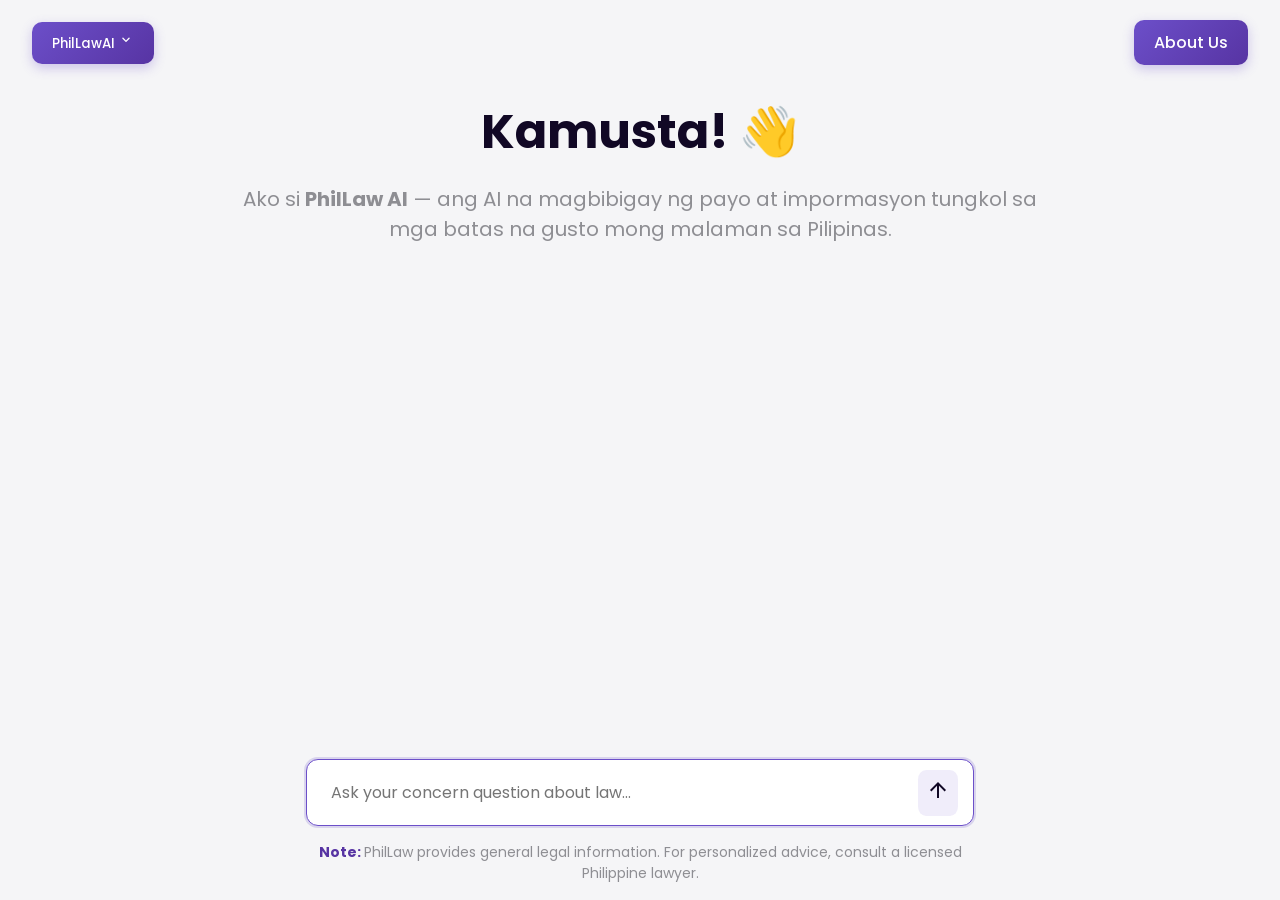
<file: index.html>
<!DOCTYPE html>
<html lang="en">

<head>
  <meta charset="UTF-8" />
  <meta name="viewport" content="width=device-width, initial-scale=1.0" />
  <title>PhilLaw - PH Legal AI Assistant</title>
  <link rel="stylesheet" href="style.css" />
  <link href="https://fonts.googleapis.com/css2?family=Poppins:wght@400;500;700&display=swap" rel="stylesheet" />
</head>

<body>
  <!-- Navigations -->
  <header class="top-nav">
    <div class="nav-left">
      <div class="dropdown" id="mainDropdown">
        <button class="dropdown-btn" onclick="toggleDropdown()">
          <span class="ai-name">PhilLaw<span class="ai-system">AI</span>
            <svg class="dropdown-icon" xmlns="http://www.w3.org/2000/svg" viewBox="0 -960 960 960">
              <path
                d="M480-361q-8 0-15-2.5t-13-8.5L268-556q-11-11-11-28t11-28q11-11 28-11t28 11l156 156 156-156q11-11 28-11t28 11q11 11 11 28t-11 28L508-372q-6 6-13 8.5t-15 2.5Z" />
            </svg>
        </button>
        <div class="dropdown-content" id="dropdownContent">
          <a class="dropdown-item" id="newChatBtn">
            <svg xmlns="http://www.w3.org/2000/svg" height="24" width="24" fill="#6c4fc9">
              <path
                d="M12 2C6.48 2 2 6.48 2 12s4.48 10 10 10 10-4.48 10-10S17.52 2 12 2zm5 11h-4v4h-2v-4H7v-2h4V7h2v4h4v2z" />
            </svg> New Question
          </a>
        </div>
      </div>
    </div>
    <a href="about.html" class="info-btn">About Us</a>
  </header>

  <!-- Main Chat Interface -->
  <main>
    <div class="chat-container">
      <div class="prompt-container"><h1 class="title" id="welcomeTitle">
Kamusta! 👋 </h1>
<p class="sub-title" id="welcomeSubtitle">
Ako si <strong>PhilLaw AI</strong> — ang AI na magbibigay ng payo at impormasyon tungkol sa mga batas na gusto mong malaman sa Pilipinas.
</p>

        <div class="chat-messages" id="chatMessages">
          <!-- MESSAGES will appear here -->
        </div>

        <form id="chatForm" class="input-form">
          <div class="input-container">
            <input type="text" id="userInput" class="user-input" placeholder="Ask your concern question about law..." />
            <button type="submit" class="submit-prompt-btn">
              <svg xmlns="http://www.w3.org/2000/svg" height="24px" viewBox="0 -960 960 960" width="24px"
                fill="#6c4fc9;">
                <path d="M440-160v-487L216-423l-56-57 320-320 320 320-56 57-224-224v487h-80Z" />
              </svg>
            </button>
          </div>
          <p class="disclaimer">
            <strong> Note: </strong> PhilLaw provides general legal information. For personalized advice, consult a
            licensed Philippine lawyer.
          </p>
        </form>
      </div>
    </div>
    <script type="module" src="askGemini.js"></script>
    <script>
      // Dropdown funtion
      function toggleDropdown() {
        const dropdown = document.getElementById("mainDropdown");
        dropdown.classList.toggle("active");
      }

      // Close dropdown when clicking outside
      document.addEventListener("click", (event) => {
        const dropdown = document.getElementById("mainDropdown");
        if (!dropdown.contains(event.target)) {
          dropdown.classList.remove("active");
        }
      });

    </script>
  </main>
</body>

</html>
</file>
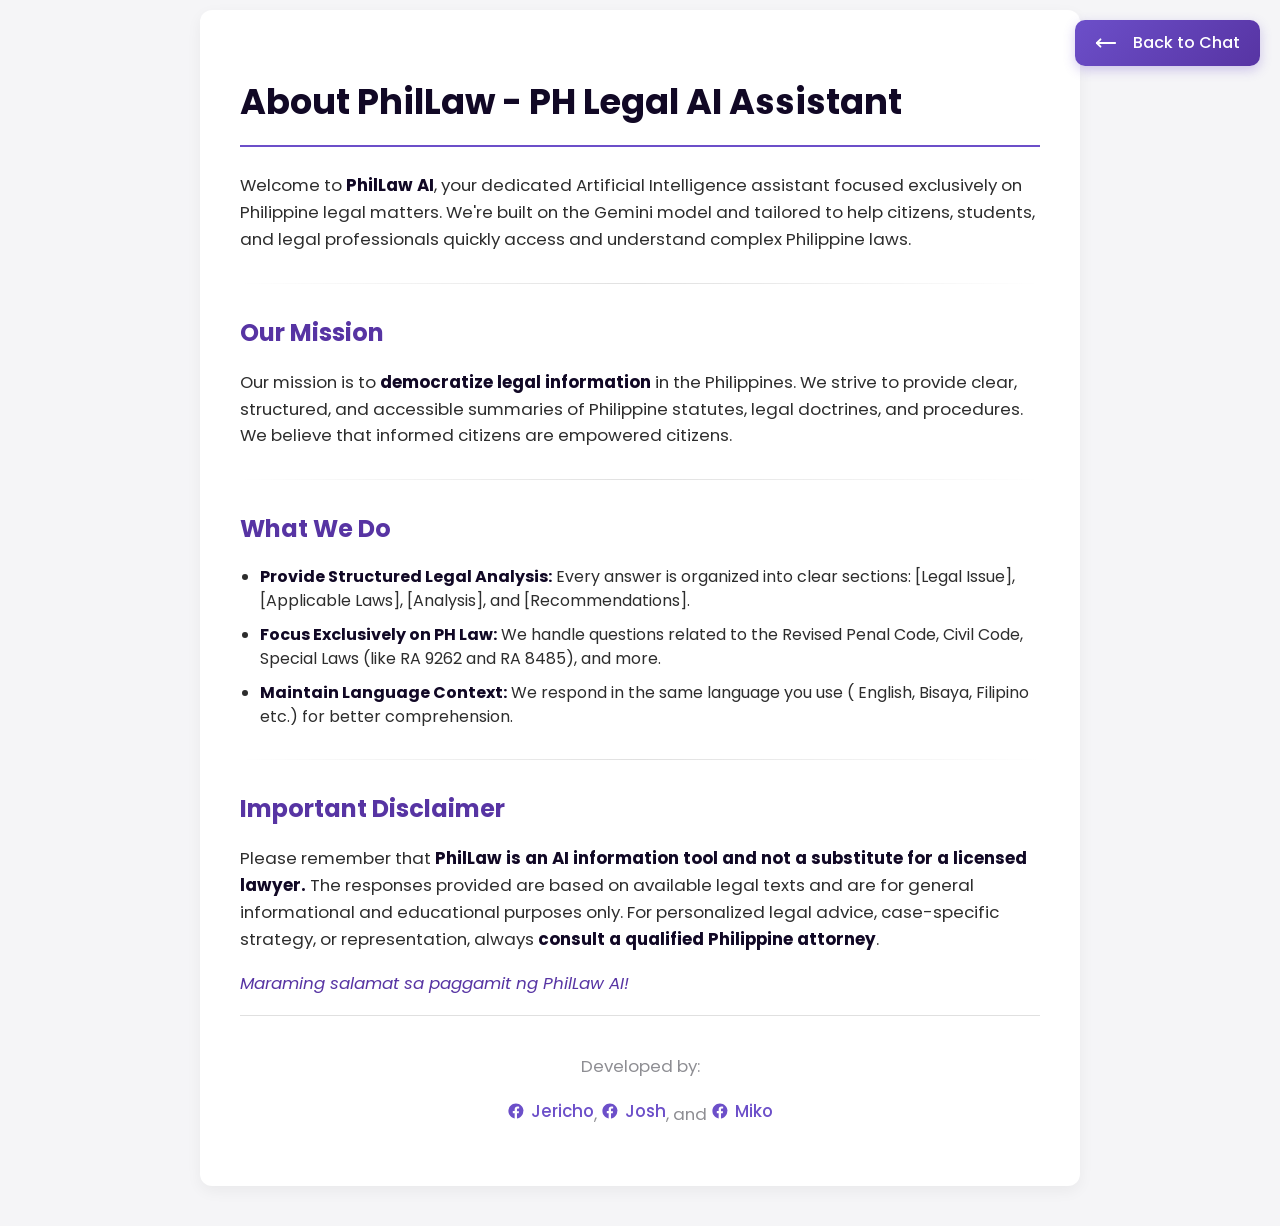
<file: about.html>
<!DOCTYPE html>
<html lang="en">

<head>
  <meta charset="UTF-8">
  <meta name="viewport" content="width=device-width, initial-scale=1.0">
  <title>About PhilLaw - PH Legal AI Assistant</title>
  <style>
    @import url('https://fonts.googleapis.com/css2?family=Poppins:wght@300;400;500;600;700&display=swap');

    :root {
      --primary-color: #110825;
      --secondary-color: #5734a3;
      --accent-color: #6c4fc9;
      --text-color: #2d2d2d;
      --light-gray: #f5f5f7;
      --medium-gray: #e0e0e0;
      --dark-gray: #8e8e93;
      --white: #ffffff;
    }

    body {
      font-family: 'Poppins', sans-serif;
      line-height: 1.6;
      margin: 0;
      padding: 0;
      background-color: var(--light-gray);
      color: var(--text-color);
    }

    /* Button Styling */
    .button {
      display: inline-flex;
      align-items: center;
      gap: 8px;
      padding: 10px 20px;
      background: linear-gradient(135deg, #6c4fc9, #5734a3);
      color: white;
      text-decoration: none;
      border-radius: 10px;
      font-weight: 500;
      transition: all 0.3s ease;
      position: fixed;
      top: 20px;
      right: 20px;
      box-shadow: 0 4px 12px rgba(108, 79, 201, 0.3);
    }

    .button:hover {
      background: linear-gradient(135deg, #5734a3, #4c2ea3);
      transform: translateY(-2px);
      box-shadow: 0 6px 14px rgba(108, 79, 201, 0.4);
    }

    .button svg {
      stroke: white;
      transition: transform 0.2s;
    }

    .button:hover svg {
      transform: translateX(-3px);
    }

    .container {
      max-width: 800px;
      margin: 10px auto 40px;
      background: var(--white);
      padding: 40px;
      border-radius: 12px;
      box-shadow: 0 5px 15px rgba(0, 0, 0, 0.05);
    }

    h1 {
      color: var(--primary-color);
      border-bottom: 2px solid var(--accent-color);
      padding-bottom: 15px;
      margin-bottom: 25px;
      font-size: 2.2rem;
    }

    h2 {
      color: var(--secondary-color);
      margin-top: 30px;
      margin-bottom: 15px;
      font-size: 1.5rem;
    }

    p {
      margin-bottom: 18px;
      font-size: 1.05rem;
    }

    ul {
      padding-left: 20px;
      margin-bottom: 20px;
    }

    li {
      margin-bottom: 10px;
      line-height: 1.5;
    }

    hr {
      border: 0;
      height: 1px;
      background: linear-gradient(to right, transparent, var(--medium-gray), transparent);
      margin: 30px 0;
    }

    strong {
      color: var(--primary-color);
    }

    em {
      color: var(--secondary-color);
      font-style: italic;
    }

    /* Developer Section */
    .developer-info {
      text-align: center;
      padding-top: 20px;
      border-top: 1px solid var(--medium-gray);
      font-size: 0.95rem;
      color: var(--dark-gray);
    }

    .developer-info a {
      color: var(--accent-color);
      text-decoration: none;
      font-weight: 500;
      display: inline-flex;
      align-items: center;
      gap: 6px;
      transition: color 0.2s;
    }

    .developer-info a:hover {
      color: var(--secondary-color);
      text-decoration: underline;
    }

    .facebook-icon {
      width: 18px;
      height: 18px;
      fill: var(--accent-color);
      transition: fill 0.2s;
    }

    .developer-info a:hover .facebook-icon {
      fill: var(--secondary-color);
    }

    @media (max-width: 768px) {
      .container {
        margin: 80px 20px 20px;
        padding: 25px;
      }

      h1 {
        font-size: 1.8rem;
      }

      .button {
        top: 10px;
        right: 10px;
        padding: 8px 16px;
      }
    }
  </style>
</head>

<body>
  <!-- Back to Chat Button -->
  <a class="button" href="index.html">
    <svg xmlns="http://www.w3.org/2000/svg" width="22" height="22" viewBox="0 0 24 24"
      fill="none" stroke="currentColor" stroke-width="2" stroke-linecap="round" stroke-linejoin="round"
      class="lucide lucide-move-left-icon" style="margin-right: 8px;">
      <path d="M6 8L2 12L6 16" />
      <path d="M2 12H22" />
    </svg>
    Back to Chat
  </a>

  <div class="container">
    <h1>About PhilLaw - PH Legal AI Assistant</h1>

    <p>Welcome to <strong>PhilLaw AI</strong>, your dedicated Artificial Intelligence assistant focused exclusively on
      Philippine legal matters. We're built on the Gemini model and tailored to help citizens, students, and legal
      professionals quickly access and understand complex Philippine laws.</p>

    <hr>

    <h2> Our Mission</h2>
    <p>Our mission is to <strong>democratize legal information</strong> in the Philippines. We strive to provide clear,
      structured, and accessible summaries of Philippine statutes, legal doctrines, and procedures. We believe that
      informed citizens are empowered citizens.</p>

    <hr>

    <h2>What We Do</h2>
    <ul>
      <li><strong>Provide Structured Legal Analysis:</strong> Every answer is organized into clear sections: [Legal
        Issue], [Applicable Laws], [Analysis], and [Recommendations].</li>
      <li><strong>Focus Exclusively on PH Law:</strong> We handle questions related to the Revised Penal Code, Civil
        Code, Special Laws (like RA 9262 and RA 8485), and more.</li>
      <li><strong>Maintain Language Context:</strong> We respond in the same language you use ( English, Bisaya,
        Filipino etc.) for better comprehension.</li>
    </ul>

    <hr>

    <h2> Important Disclaimer</h2>
    <p>Please remember that <strong>PhilLaw is an AI information tool and not a substitute for a licensed
        lawyer.</strong> The responses provided are based on available legal texts and are for general informational and
      educational purposes only. For personalized legal advice, case-specific strategy, or representation, always
      <strong>consult a qualified Philippine attorney</strong>.
    </p>

    <p><em>Maraming salamat sa paggamit ng PhilLaw AI!</em></p>

<div class="developer-info">
  <p>Developed by:</p>
  <p>
    <a href="https://www.facebook.com/condesa.jck" target="_blank">
      <svg class="facebook-icon" xmlns="http://www.w3.org/2000/svg" viewBox="0 0 24 24">
        <path d="M22 12.07C22 6.48 17.52 2 11.93 2S1.86 6.48 1.86 12.07c0 4.96 3.63 9.07 8.36 9.88v-7h-2.5v-2.88h2.5V9.93c0-2.48 1.48-3.85 3.75-3.85 1.09 0 2.23.2 2.23.2v2.44h-1.26c-1.25 0-1.63.78-1.63 1.58v1.9h2.78l-.44 2.88h-2.34v7c4.73-.81 8.36-4.92 8.36-9.88z"/>
      </svg>
      Jericho
    </a>, 
    <a href="https://www.facebook.com/JshAndrw21" target="_blank">
      <svg class="facebook-icon" xmlns="http://www.w3.org/2000/svg" viewBox="0 0 24 24">
        <path d="M22 12.07C22 6.48 17.52 2 11.93 2S1.86 6.48 1.86 12.07c0 4.96 3.63 9.07 8.36 9.88v-7h-2.5v-2.88h2.5V9.93c0-2.48 1.48-3.85 3.75-3.85 1.09 0 2.23.2 2.23.2v2.44h-1.26c-1.25 0-1.63.78-1.63 1.58v1.9h2.78l-.44 2.88h-2.34v7c4.73-.81 8.36-4.92 8.36-9.88z"/>
      </svg>
      Josh
    </a>, and 
    <a href="https://www.facebook.com/mikom0n" target="_blank">
      <svg class="facebook-icon" xmlns="http://www.w3.org/2000/svg" viewBox="0 0 24 24">
        <path d="M22 12.07C22 6.48 17.52 2 11.93 2S1.86 6.48 1.86 12.07c0 4.96 3.63 9.07 8.36 9.88v-7h-2.5v-2.88h2.5V9.93c0-2.48 1.48-3.85 3.75-3.85 1.09 0 2.23.2 2.23.2v2.44h-1.26c-1.25 0-1.63.78-1.63 1.58v1.9h2.78l-.44 2.88h-2.34v7c4.73-.81 8.36-4.92 8.36-9.88z"/>
      </svg>
      Miko
    </a>
  </p>
</div>

  </div>
</body>

</html>
</file>
<file: style.css>
@import url('https://fonts.googleapis.com/css2?family=Poppins:wght@400;500;700&display=swap');

:root {
  --primary-color: #110825;
  --secondary-color: #5734a3;
  --accent-color: #6c4fc9;
  --text-color: #2d2d2d;
  --light-gray: #f5f5f7;
  --medium-gray: #e0e0e0;
  --dark-gray: #8e8e93;
  --white: #ffffff;
  --error-color: #ff3b30;
}

* {
  margin: 0;
  padding: 0;
  box-sizing: border-box;
  font-family: 'Poppins', sans-serif;
}

body {
  background-color: var(--light-gray);
  color: var(--text-color);
  min-height: 100vh;
  display: flex;
  flex-direction: column;
  overflow-x: hidden;
}

/* ===========================
   Floating Header Buttons
=========================== */
.top-nav {
  position: fixed;
  top: 20px;
  left: 0;
  right: 0;
  display: flex;
  justify-content: space-between;
  align-items: center;
  padding: 0 2rem;
  background: none;
  box-shadow: none;
  z-index: 100;
}

/* Floating Dropdown Button (PhilLawAI) */
.dropdown {
  position: relative;
}

.dropdown-btn {
  display: inline-flex;
  align-items: center;
  gap: 8px;
  padding: 10px 20px;
  background: linear-gradient(135deg, #6c4fc9, #5734a3);
  color: white;
  border: none;
  border-radius: 10px;
  font-weight: 500;
  box-shadow: 0 4px 12px rgba(108, 79, 201, 0.3);
  cursor: pointer;
  transition: all 0.3s ease;
}

.dropdown-btn:hover {
  transform: translateY(-2px);
  box-shadow: 0 6px 16px rgba(108, 79, 201, 0.4);
}

.dropdown-icon {
  width: 16px;
  height: 16px;
  fill: white;
  transition: transform 0.3s ease;
}

.dropdown.active .dropdown-icon {
  transform: rotate(180deg);
}

/* Dropdown Menu */
.dropdown-content {
  display: none;
  position: absolute;
  background-color: #fff;
  min-width: 180px;
  box-shadow: 0px 4px 12px rgba(0, 0, 0, 0.15);
  border-radius: 10px;
  overflow: hidden;
  top: 50px;
  left: 0;
  animation: fadeIn 0.3s ease;
}

.dropdown.active .dropdown-content {
  display: block;
}

.dropdown-item {
  display: flex;
  align-items: center;
  gap: 10px;
  padding: 10px 15px;
  color: #333;
  text-decoration: none;
  transition: background 0.2s;
  cursor: pointer;
}

.dropdown-item:hover {
  background-color: #f0edff;
}

/* About Button (Right Side Floating) */
.info-btn {
  display: inline-flex;
  align-items: center;
  gap: 8px;
  padding: 10px 20px;
  background: linear-gradient(135deg, #6c4fc9, #5734a3);
  color: white;
  text-decoration: none;
  border-radius: 10px;
  font-weight: 500;
  box-shadow: 0 4px 12px rgba(108, 79, 201, 0.3);
  transition: all 0.3s ease;
}

.info-btn:hover {
  transform: translateY(-2px);
  box-shadow: 0 6px 16px rgba(108, 79, 201, 0.4);
}

/* ===========================
   Main Chat Interface
=========================== */
main {
  flex: 1;
  display: flex;
  justify-content: center;
  align-items: flex-start;
  padding: 6rem 2rem 2rem;
}

.chat-container {
  width: 100%;
  max-width: 800px;
  margin: 0 auto;
  display: flex;
  flex-direction: column;
  height: calc(100vh - 130px);
}

.prompt-container {
  width: 100%;
  text-align: center;
  display: flex;
  flex-direction: column;
  height: 100%;
}

.title {
  font-size: 3rem;
  font-weight: 700;
  color: var(--primary-color);
  margin-bottom: 1rem;
}

.sub-title {
  font-size: 1.25rem;
  font-weight: 400;
  color: var(--dark-gray);
  margin-bottom: 4rem;
}

/* ===========================
   Chat Messages
=========================== */
.chat-messages {
  flex: 1;
  overflow-y: auto;
  padding: 1rem 0;
  display: flex;
  flex-direction: column;
  gap: 1rem;
  margin-bottom: 6rem; /* space so messages don’t hide behind the input form */
}

.message {
  padding: 12px 16px;
  border-radius: 12px;
  max-width: 80%;
  word-wrap: break-word;
}

.user-message {
  align-self: flex-end;
  background-color: var(--accent-color);
  color: white;
  border-bottom-right-radius: 4px;
}

.chatbot-message {
  color: #2d2d2d;
  align-self: flex-start;
  background-color: var(--white);
  border: 1px solid var(--medium-gray);
  border-bottom-left-radius: 4px;
}

/* ===========================
   Input Form (Solid Background)
=========================== */
.input-form {
  width: 100%;
  max-width: 700px;
  margin: 0 auto;
  position: fixed;
  bottom: 0;
  left: 50%;
  transform: translateX(-50%);
  padding: 1rem;
  border-top-left-radius: 14px;
  border-top-right-radius: 14px;
  z-index: 50;
}

.input-container {
  position: relative;
  display: flex;
  align-items: center;
  width: 100%;
  margin-bottom: 1rem;
}

.user-input {
  padding: 1.25rem 1.5rem;
  width: 100%;
  border: 1px solid var(--dark-gray);
  border-radius: 12px;
  font-size: 1rem;
  transition: border-color 0.2s, box-shadow 0.2s;
  background-color: var(--white);
  padding-right: 50px;
}

.user-input:hover,
.user-input:focus {
  outline: none;
  border-color: var(--accent-color);
  box-shadow: 0 0 0 2px rgba(108, 79, 201, 0.2);
}

.submit-prompt-btn {
  position: absolute;
  right: 1rem;
  background: none;
  border: none;
  cursor: pointer;
  padding: 0.5rem;
  border-radius: 20%;
  transition: background-color 0.2s;
  background-color: rgba(108, 79, 201, 0.1);
}

.submit-prompt-btn:hover {
  background-color: rgba(35, 13, 112, 0.1);
}

.submit-prompt-btn svg {
  width: 24px;
  height: 24px;
  fill: var(--primary-color);
}

/* Disclaimer */
.disclaimer {
  font-size: 0.875rem;
  color: var(--dark-gray);
  text-align: center;
}
.disclaimer strong {
  color: #5734a3;
}

/* ===========================
   Animations
=========================== */
@keyframes fadeIn {
  from {
    opacity: 0;
    transform: translateY(-10px);
  }
  to {
    opacity: 1;
    transform: translateY(0);
  }
}

/* ===========================
   Responsive Design
=========================== */
@media (max-width: 768px) {
  .top-nav {
    padding: 0 1rem;
  }

  .title {
    font-size: 2rem;
  }

  .sub-title {
    font-size: 1rem;
  }

  .dropdown-content {
    width: 200px;
  }

  .info-btn,
  .dropdown-btn {
    padding: 8px 16px;
    font-size: 0.9rem;
  }

  .user-input {
    padding-right: 45px;
  }

  .chat-messages {
    padding: 0.5rem 0;
    margin-bottom: 6rem;
  }

  .message {
    max-width: 90%;
  }
}
</file>
